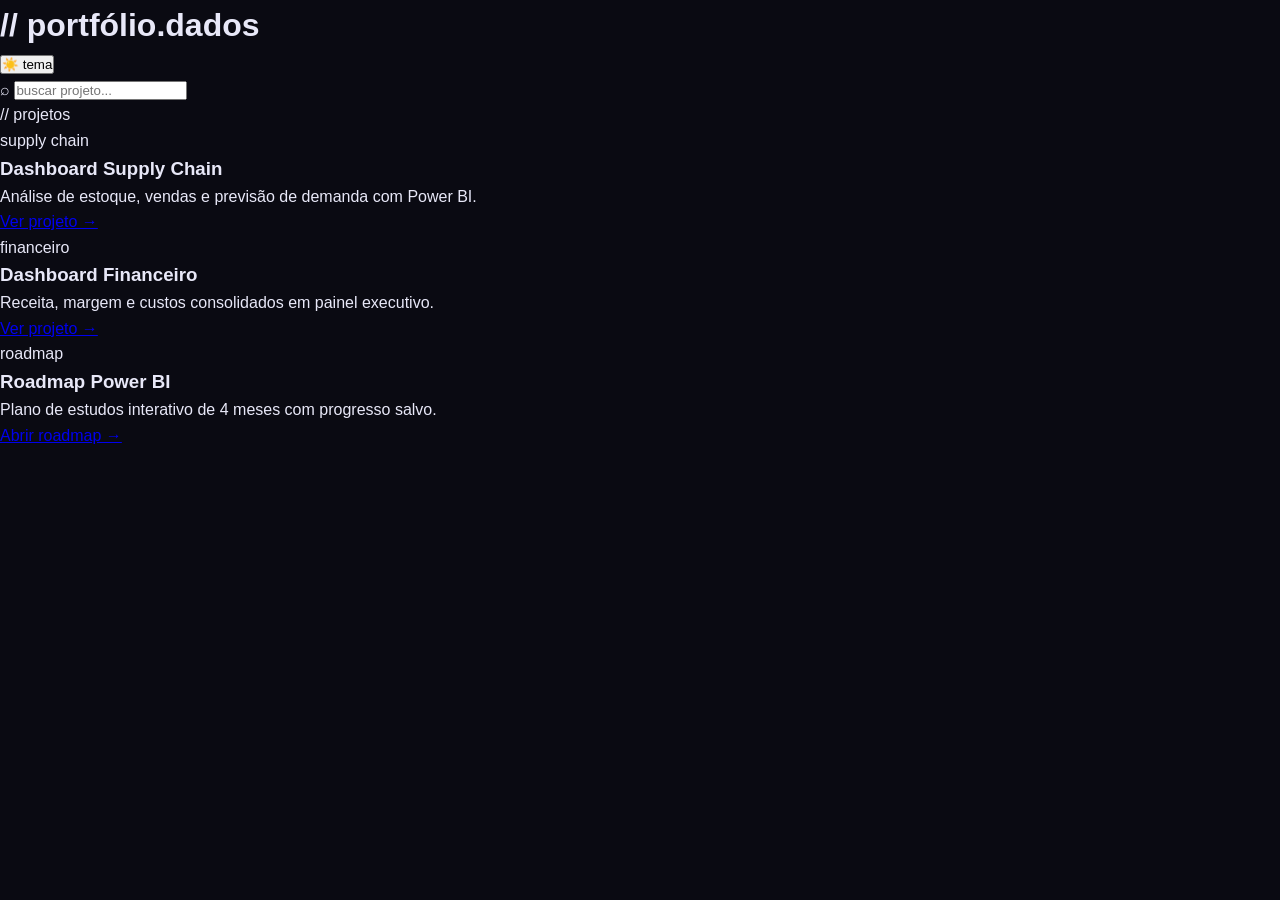
<file: INDEX.html>
<!DOCTYPE html>
<html lang="pt-br">
<head>
  <meta charset="UTF-8">
  <meta name="viewport" content="width=device-width, initial-scale=1.0">
  <title>Portfólio de Dados</title>
  <link rel="stylesheet" href="style.css">
</head>
<body>

<header>
  <h1>// <span>portfólio</span>.dados</h1>
  <div class="header-right">
    <button class="btn" onclick="toggleTheme()" id="theme-btn">☀️ tema</button>
  </div>
</header>

<div class="search-wrap">
  <span class="search-icon">⌕</span>
  <input
    type="text"
    id="search"
    placeholder="buscar projeto..."
    onkeyup="filterCards()"
    autocomplete="off"
  >
</div>

<p class="section-label">// projetos</p>

<div class="grid" id="grid">

  <div class="card">
    <span class="card-tag">supply chain</span>
    <h3>Dashboard Supply Chain</h3>
    <p>Análise de estoque, vendas e previsão de demanda com Power BI.</p>
    <a href="#">Ver projeto →</a>
  </div>

  <div class="card">
    <span class="card-tag">financeiro</span>
    <h3>Dashboard Financeiro</h3>
    <p>Receita, margem e custos consolidados em painel executivo.</p>
    <a href="#">Ver projeto →</a>
  </div>

  <div class="card">
    <span class="card-tag">roadmap</span>
    <h3>Roadmap Power BI</h3>
    <p>Plano de estudos interativo de 4 meses com progresso salvo.</p>
    <a href="roadmap.html">Abrir roadmap →</a>
  </div>

</div>

<script src="script.js"></script>
<script>
  // Apply saved theme immediately
  if (localStorage.getItem('theme') === 'light') {
    document.body.classList.add('light');
    document.getElementById('theme-btn').textContent = '🌙 tema';
  }
</script>
</body>
</html>
</file>
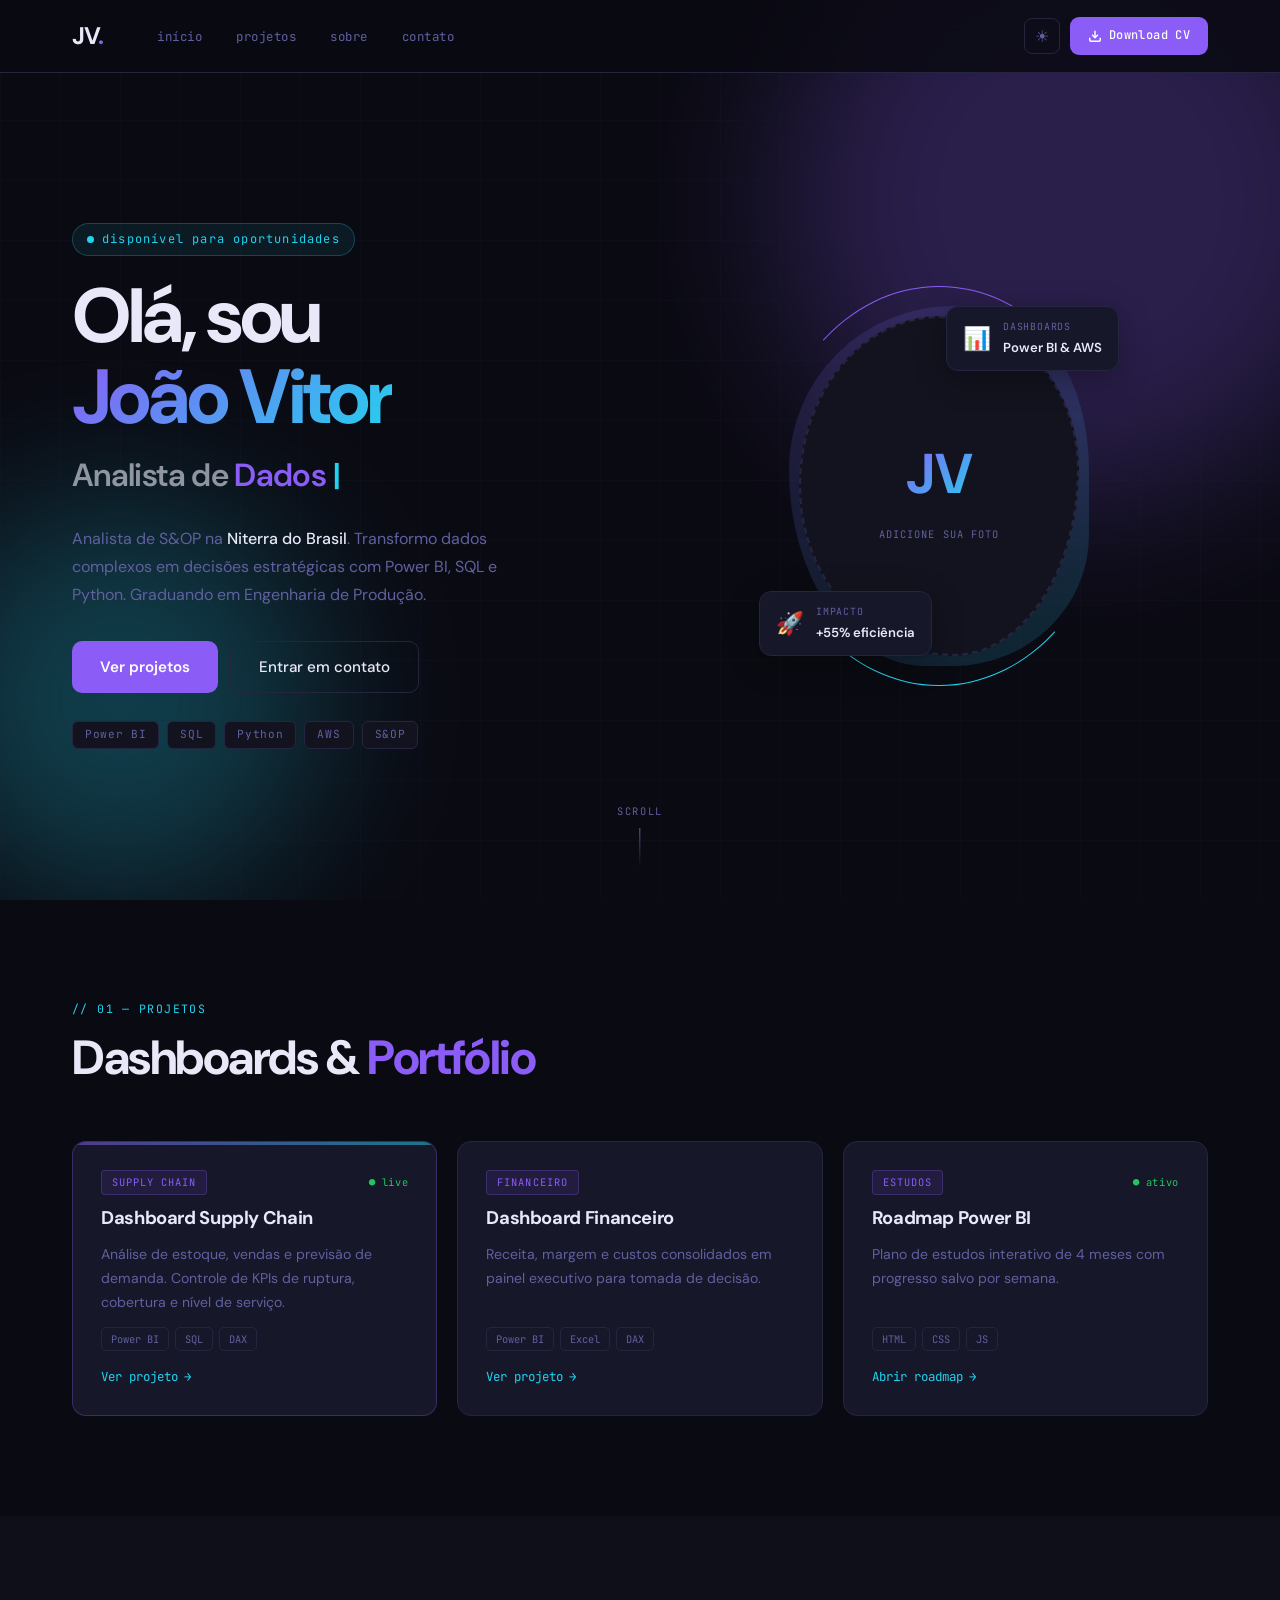
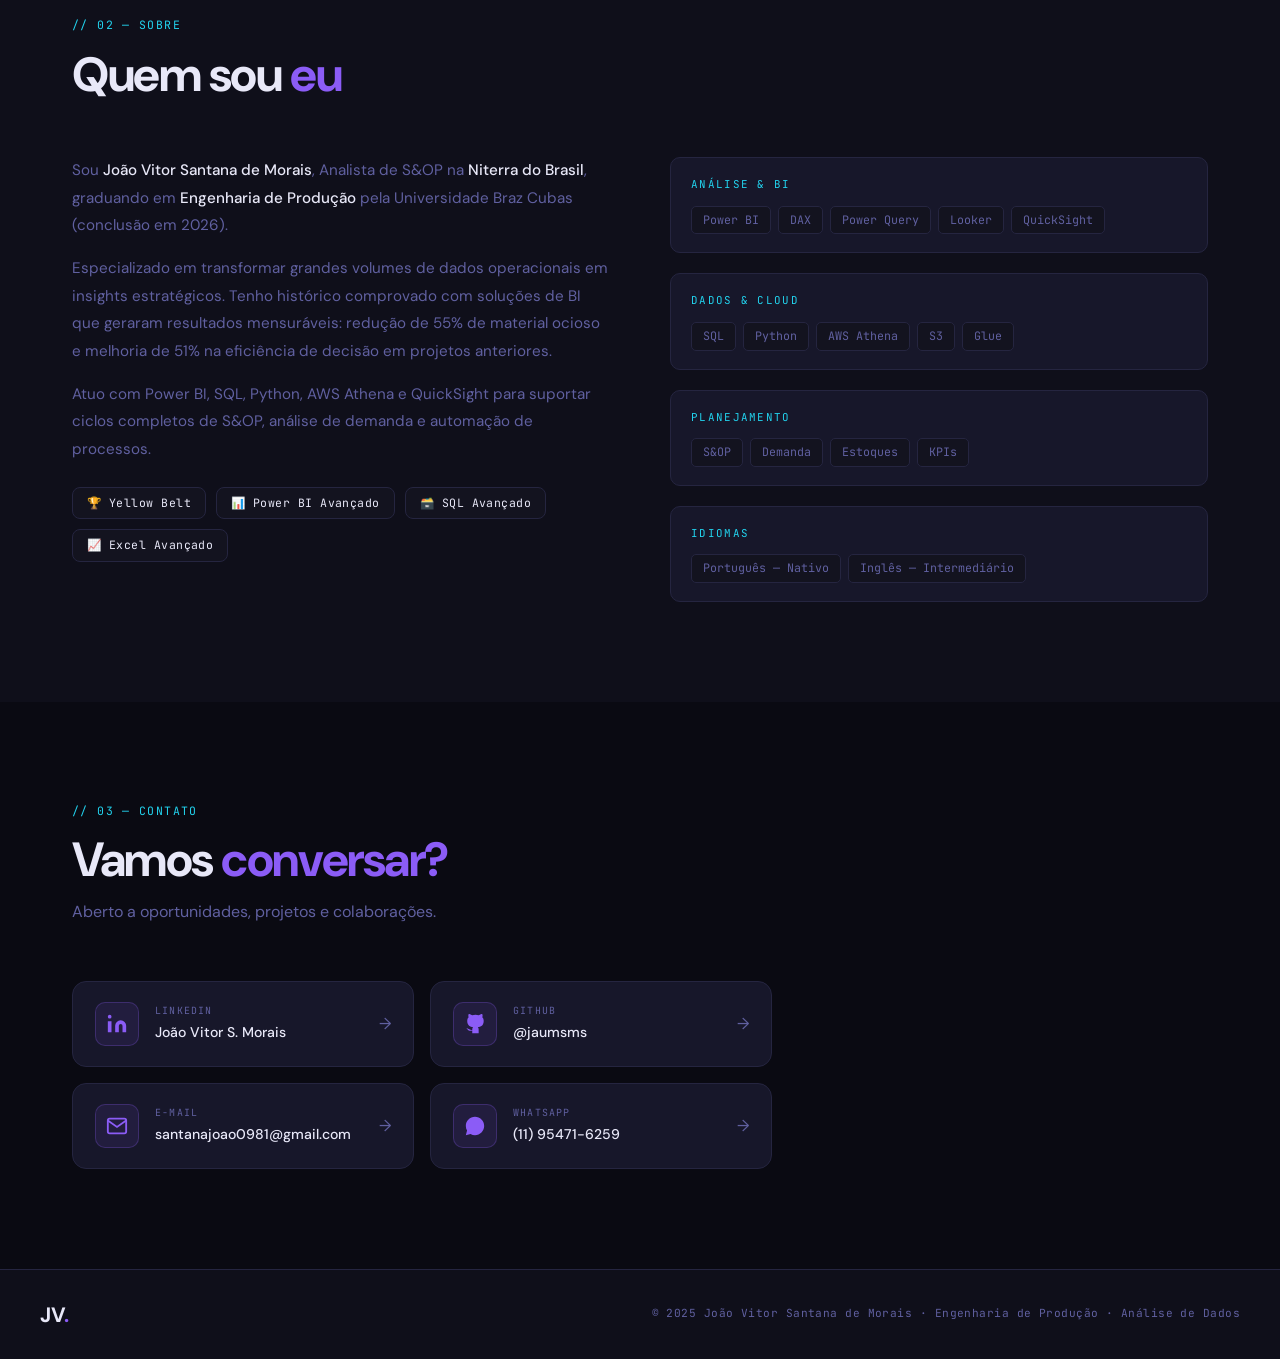
<file: index.html>
<!DOCTYPE html>
<html lang="pt-br">
<head>
  <meta charset="UTF-8">
  <meta name="viewport" content="width=device-width, initial-scale=1.0">
  <title>João Vitor — Analista de Dados & BI</title>
  <link rel="preconnect" href="https://fonts.googleapis.com">
  <link rel="preconnect" href="https://fonts.gstatic.com" crossorigin>
  <link href="https://fonts.googleapis.com/css2?family=Syne:wght@400;600;700;800&family=DM+Sans:ital,opsz,wght@0,9..40,300;0,9..40,400;0,9..40,500&family=JetBrains+Mono:wght@400;500&display=swap" rel="stylesheet">
  <link rel="stylesheet" href="style.css">
</head>
<body>

<!-- ── NAV ── -->
<nav class="navbar" id="navbar">
  <div class="nav-inner">
    <a href="#home" class="nav-logo">JV<span>.</span></a>
    <ul class="nav-links">
      <li><a href="#home">início</a></li>
      <li><a href="#projetos">projetos</a></li>
      <li><a href="#sobre">sobre</a></li>
      <li><a href="#contato">contato</a></li>
    </ul>
    <div class="nav-actions">
      <button class="btn-theme" onclick="toggleTheme()" id="theme-btn" title="Alternar tema">
        <span id="theme-icon">☀</span>
      </button>
      <a href="CV_JoaoVitor_PT_final.docx" download class="btn-cv">
        <svg width="14" height="14" viewBox="0 0 24 24" fill="none" stroke="currentColor" stroke-width="2.5"><path d="M21 15v4a2 2 0 0 1-2 2H5a2 2 0 0 1-2-2v-4"/><polyline points="7 10 12 15 17 10"/><line x1="12" y1="15" x2="12" y2="3"/></svg>
        Download CV
      </a>
    </div>
    <button class="nav-hamburger" onclick="toggleMenu()" id="hamburger">
      <span></span><span></span><span></span>
    </button>
  </div>
  <div class="nav-mobile" id="nav-mobile">
    <a href="#home" onclick="closeMenu()">início</a>
    <a href="#projetos" onclick="closeMenu()">projetos</a>
    <a href="#sobre" onclick="closeMenu()">sobre</a>
    <a href="#contato" onclick="closeMenu()">contato</a>
    <a href="CV_JoaoVitor_PT_final.docx" download class="btn-cv mobile">↓ Download CV</a>
  </div>
</nav>

<!-- ── HERO ── -->
<section class="hero" id="home">
  <div class="hero-bg">
    <div class="blob blob-1"></div>
    <div class="blob blob-2"></div>
    <div class="hero-grid"></div>
  </div>

  <div class="hero-inner">
    <div class="hero-text">
      <span class="hero-eyebrow">
        <span class="dot"></span> disponível para oportunidades
      </span>
      <h1 class="hero-title">
        Olá, sou<br>
        <span class="hero-name">João Vitor</span>
      </h1>
      <div class="hero-role">
        <span class="role-static">Analista de </span>
        <span class="role-typed" id="typed"></span>
        <span class="cursor-blink">|</span>
      </div>
      <p class="hero-desc">
        Analista de S&OP na <strong>Niterra do Brasil</strong>. Transformo dados complexos em
        decisões estratégicas com Power BI, SQL e Python.
        Graduando em Engenharia de Produção.
      </p>
      <div class="hero-btns">
        <a href="#projetos" class="btn-primary">Ver projetos</a>
        <a href="#contato" class="btn-outline">Entrar em contato</a>
      </div>
      <div class="hero-badges">
        <span class="badge">Power BI</span>
        <span class="badge">SQL</span>
        <span class="badge">Python</span>
        <span class="badge">AWS</span>
        <span class="badge">S&OP</span>
      </div>
    </div>

    <div class="hero-visual">
      <div class="photo-wrap">
        <div class="photo-blob"></div>
        <div class="photo-placeholder">
          <div class="avatar-initials">JV</div>
          <p>Adicione sua foto</p>
        </div>
        <div class="photo-ring"></div>
        <div class="float-card card-top">
          <span class="fc-icon">📊</span>
          <div>
            <div class="fc-label">Dashboards</div>
            <div class="fc-value">Power BI & AWS</div>
          </div>
        </div>
        <div class="float-card card-bot">
          <span class="fc-icon">🚀</span>
          <div>
            <div class="fc-label">Impacto</div>
            <div class="fc-value">+55% eficiência</div>
          </div>
        </div>
      </div>
    </div>
  </div>

  <div class="hero-scroll">
    <span>scroll</span>
    <div class="scroll-line"></div>
  </div>
</section>

<!-- ── PROJETOS ── -->
<section class="section" id="projetos">
  <div class="section-inner">
    <div class="section-head">
      <span class="section-tag">// 01 — projetos</span>
      <h2 class="section-title">Dashboards & <span>Portfólio</span></h2>
    </div>

    <div class="projects-grid">

      <article class="project-card featured">
        <div class="project-top">
          <span class="project-tag">supply chain</span>
          <span class="project-status live">● live</span>
        </div>
        <h3>Dashboard Supply Chain</h3>
        <p>Análise de estoque, vendas e previsão de demanda. Controle de KPIs de ruptura, cobertura e nível de serviço.</p>
        <div class="project-stack">
          <span>Power BI</span><span>SQL</span><span>DAX</span>
        </div>
        <a href="#" class="project-link">Ver projeto <span>→</span></a>
      </article>

      <article class="project-card">
        <div class="project-top">
          <span class="project-tag">financeiro</span>
        </div>
        <h3>Dashboard Financeiro</h3>
        <p>Receita, margem e custos consolidados em painel executivo para tomada de decisão.</p>
        <div class="project-stack">
          <span>Power BI</span><span>Excel</span><span>DAX</span>
        </div>
        <a href="#" class="project-link">Ver projeto <span>→</span></a>
      </article>

      <article class="project-card">
        <div class="project-top">
          <span class="project-tag">estudos</span>
          <span class="project-status live">● ativo</span>
        </div>
        <h3>Roadmap Power BI</h3>
        <p>Plano de estudos interativo de 4 meses com progresso salvo por semana.</p>
        <div class="project-stack">
          <span>HTML</span><span>CSS</span><span>JS</span>
        </div>
        <a href="roadmap.html" class="project-link">Abrir roadmap <span>→</span></a>
      </article>

    </div>
  </div>
</section>

<!-- ── SOBRE ── -->
<section class="section section-alt" id="sobre">
  <div class="section-inner">
    <div class="section-head">
      <span class="section-tag">// 02 — sobre</span>
      <h2 class="section-title">Quem sou <span>eu</span></h2>
    </div>

    <div class="about-grid">
      <div class="about-text">
        <p>
          Sou <strong>João Vitor Santana de Morais</strong>, Analista de S&OP na
          <strong>Niterra do Brasil</strong>, graduando em <strong>Engenharia de Produção</strong>
          pela Universidade Braz Cubas (conclusão em 2026).
        </p>
        <p>
          Especializado em transformar grandes volumes de dados operacionais em insights
          estratégicos. Tenho histórico comprovado com soluções de BI que geraram resultados
          mensuráveis: redução de 55% de material ocioso e melhoria de 51% na eficiência
          de decisão em projetos anteriores.
        </p>
        <p>
          Atuo com Power BI, SQL, Python, AWS Athena e QuickSight para suportar ciclos
          completos de S&OP, análise de demanda e automação de processos.
        </p>
        <div class="about-certs">
          <span class="cert">🏆 Yellow Belt</span>
          <span class="cert">📊 Power BI Avançado</span>
          <span class="cert">🗃️ SQL Avançado</span>
          <span class="cert">📈 Excel Avançado</span>
        </div>
      </div>

      <div class="skills-grid">
        <div class="skill-group">
          <div class="sg-label">Análise & BI</div>
          <div class="sg-items">
            <span>Power BI</span><span>DAX</span><span>Power Query</span>
            <span>Looker</span><span>QuickSight</span>
          </div>
        </div>
        <div class="skill-group">
          <div class="sg-label">Dados & Cloud</div>
          <div class="sg-items">
            <span>SQL</span><span>Python</span><span>AWS Athena</span>
            <span>S3</span><span>Glue</span>
          </div>
        </div>
        <div class="skill-group">
          <div class="sg-label">Planejamento</div>
          <div class="sg-items">
            <span>S&OP</span><span>Demanda</span><span>Estoques</span>
            <span>KPIs</span>
          </div>
        </div>
        <div class="skill-group">
          <div class="sg-label">Idiomas</div>
          <div class="sg-items">
            <span>Português — Nativo</span>
            <span>Inglês — Intermediário</span>
          </div>
        </div>
      </div>
    </div>
  </div>
</section>

<!-- ── CONTATO ── -->
<section class="section" id="contato">
  <div class="section-inner">
    <div class="section-head">
      <span class="section-tag">// 03 — contato</span>
      <h2 class="section-title">Vamos <span>conversar?</span></h2>
      <p class="section-sub">Aberto a oportunidades, projetos e colaborações.</p>
    </div>

    <div class="contact-grid">
      <a href="https://www.linkedin.com/in/jo%C3%A3o-vitor-santana-de-morais-834a75227" target="_blank" class="contact-card">
        <div class="cc-icon">
          <svg viewBox="0 0 24 24" fill="currentColor" width="22" height="22"><path d="M16 8a6 6 0 0 1 6 6v7h-4v-7a2 2 0 0 0-2-2 2 2 0 0 0-2 2v7h-4v-7a6 6 0 0 1 6-6z"/><rect x="2" y="9" width="4" height="12"/><circle cx="4" cy="4" r="2"/></svg>
        </div>
        <div class="cc-body">
          <div class="cc-label">LinkedIn</div>
          <div class="cc-value">João Vitor S. Morais</div>
        </div>
        <span class="cc-arrow">→</span>
      </a>

      <a href="https://github.com/jaumsms" target="_blank" class="contact-card">
        <div class="cc-icon">
          <svg viewBox="0 0 24 24" fill="currentColor" width="22" height="22"><path d="M9 19c-5 1.5-5-2.5-7-3m14 6v-3.87a3.37 3.37 0 0 0-.94-2.61c3.14-.35 6.44-1.54 6.44-7A5.44 5.44 0 0 0 20 4.77 5.07 5.07 0 0 0 19.91 1S18.73.65 16 2.48a13.38 13.38 0 0 0-7 0C6.27.65 5.09 1 5.09 1A5.07 5.07 0 0 0 5 4.77a5.44 5.44 0 0 0-1.5 3.78c0 5.42 3.3 6.61 6.44 7A3.37 3.37 0 0 0 9 18.13V22"/></svg>
        </div>
        <div class="cc-body">
          <div class="cc-label">GitHub</div>
          <div class="cc-value">@jaumsms</div>
        </div>
        <span class="cc-arrow">→</span>
      </a>

      <a href="mailto:santanajoao0981@gmail.com" class="contact-card">
        <div class="cc-icon">
          <svg viewBox="0 0 24 24" fill="none" stroke="currentColor" stroke-width="2" width="22" height="22"><path d="M4 4h16c1.1 0 2 .9 2 2v12c0 1.1-.9 2-2 2H4c-1.1 0-2-.9-2-2V6c0-1.1.9-2 2-2z"/><polyline points="22,6 12,13 2,6"/></svg>
        </div>
        <div class="cc-body">
          <div class="cc-label">E-mail</div>
          <div class="cc-value">santanajoao0981@gmail.com</div>
        </div>
        <span class="cc-arrow">→</span>
      </a>

      <a href="https://wa.me/5511954716259" target="_blank" class="contact-card">
        <div class="cc-icon">
          <svg viewBox="0 0 24 24" fill="currentColor" width="22" height="22"><path d="M17.472 14.382c-.297-.149-1.758-.867-2.03-.967-.273-.099-.471-.148-.67.15-.197.297-.767.966-.94 1.164-.173.199-.347.223-.644.075-.297-.15-1.255-.463-2.39-1.475-.883-.788-1.48-1.761-1.653-2.059-.173-.297-.018-.458.13-.606.134-.133.298-.347.446-.52.149-.174.198-.298.298-.497.099-.198.05-.371-.025-.52-.075-.149-.669-1.612-.916-2.207-.242-.579-.487-.5-.669-.51-.173-.008-.371-.01-.57-.01-.198 0-.52.074-.792.372-.272.297-1.04 1.016-1.04 2.479 0 1.462 1.065 2.875 1.213 3.074.149.198 2.096 3.2 5.077 4.487.709.306 1.262.489 1.694.625.712.227 1.36.195 1.871.118.571-.085 1.758-.719 2.006-1.413.248-.694.248-1.289.173-1.413-.074-.124-.272-.198-.57-.347z"/><path d="M11.999 2C6.478 2 2 6.477 2 12c0 1.821.487 3.53 1.338 5L2 22l5.108-1.335A9.946 9.946 0 0 0 12 22c5.522 0 10-4.477 10-10S17.522 2 11.999 2z"/></svg>
        </div>
        <div class="cc-body">
          <div class="cc-label">WhatsApp</div>
          <div class="cc-value">(11) 95471-6259</div>
        </div>
        <span class="cc-arrow">→</span>
      </a>
    </div>
  </div>
</section>

<!-- ── FOOTER ── -->
<footer class="footer">
  <div class="footer-inner">
    <span class="footer-logo">JV<span>.</span></span>
    <p>© 2025 João Vitor Santana de Morais · Engenharia de Produção · Análise de Dados</p>
  </div>
</footer>

<script src="script.js"></script>
</body>
</html>
</file>
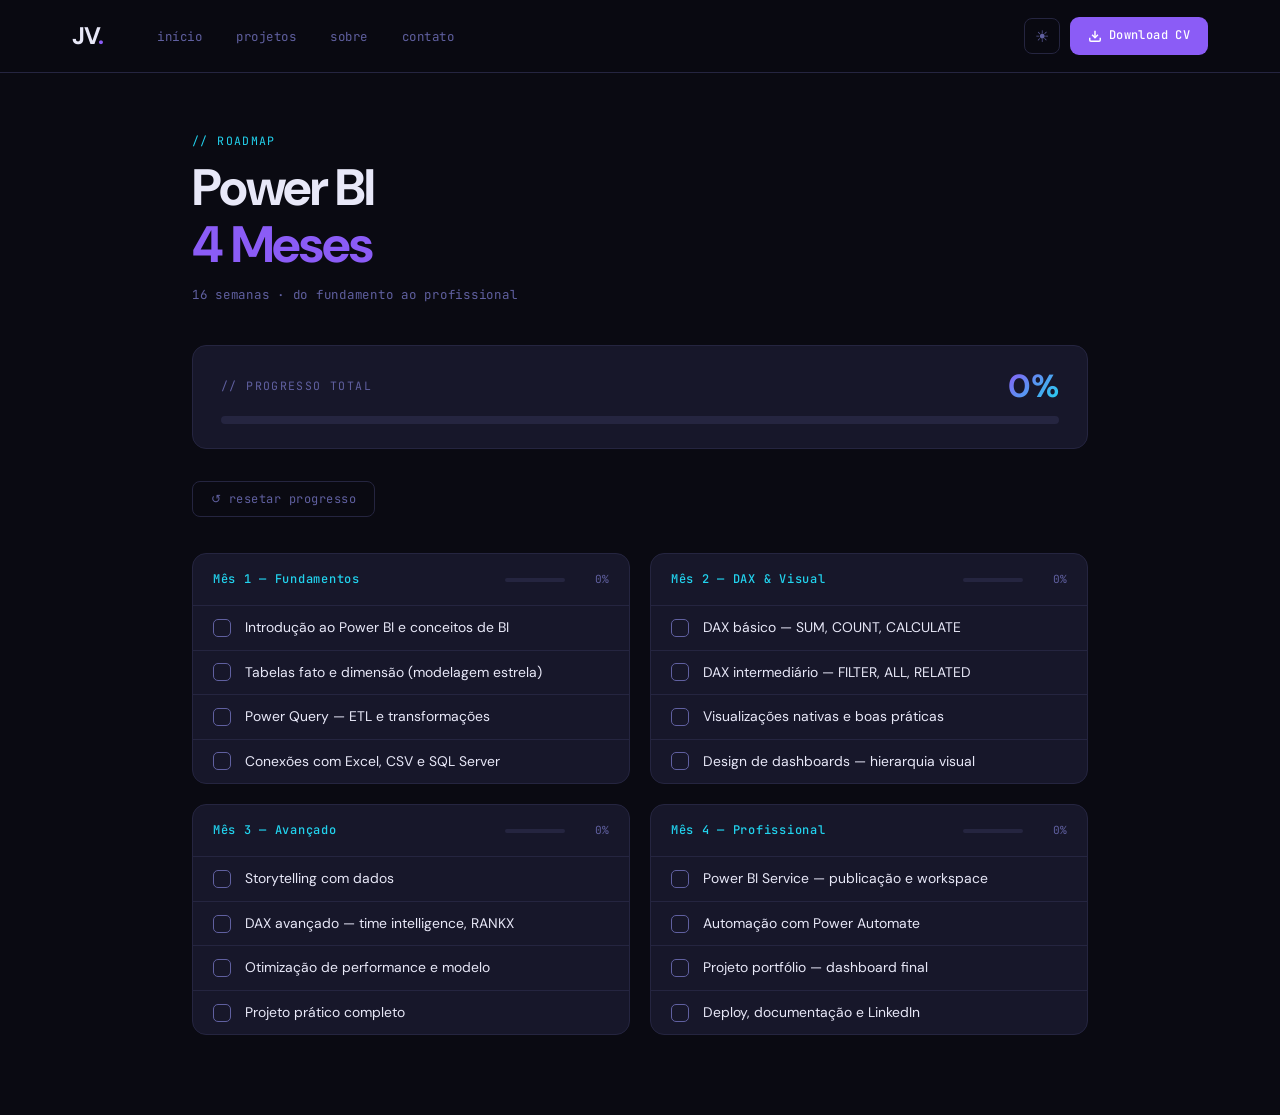
<file: roadmap.html>
<!DOCTYPE html>
<html lang="pt-br">
<head>
  <meta charset="UTF-8">
  <meta name="viewport" content="width=device-width, initial-scale=1.0">
  <title>Roadmap Power BI — João Vitor</title>
  <link rel="preconnect" href="https://fonts.googleapis.com">
  <link rel="preconnect" href="https://fonts.gstatic.com" crossorigin>
  <link href="https://fonts.googleapis.com/css2?family=Syne:wght@400;600;700;800&family=DM+Sans:opsz,wght@9..40,300;9..40,400;9..40,500&family=JetBrains+Mono:wght@400;500&display=swap" rel="stylesheet">
  <link rel="stylesheet" href="style.css">
  <style>
    /* Roadmap-specific */
    .roadmap-wrap {
      max-width: 960px;
      margin: 0 auto;
      padding: calc(var(--nav-h) + 60px) 32px 80px;
    }

    .roadmap-top {
      margin-bottom: 40px;
    }

    .roadmap-top .section-tag { margin-bottom: 10px; }

    .roadmap-top h1 {
      font-family: var(--display);
      font-size: clamp(2rem, 5vw, 3.2rem);
      font-weight: 700;
      letter-spacing: -0.03em;
      line-height: 1.1;
      margin-bottom: 12px;
    }

    .roadmap-top h1 span { color: var(--purple); }

    .roadmap-top p {
      color: var(--muted);
      font-family: var(--mono);
      font-size: 0.78rem;
      letter-spacing: 0.06em;
    }

    /* Global progress */
    .global-prog {
      background: var(--card);
      border: 1px solid var(--border);
      border-radius: var(--radius);
      padding: 24px 28px;
      margin-bottom: 32px;
    }

    .gp-row {
      display: flex;
      justify-content: space-between;
      align-items: center;
      margin-bottom: 14px;
    }

    .gp-label {
      font-family: var(--mono);
      font-size: 0.72rem;
      letter-spacing: 0.12em;
      text-transform: uppercase;
      color: var(--muted);
    }

    .gp-pct {
      font-family: var(--display);
      font-size: 2rem;
      font-weight: 700;
      background: linear-gradient(135deg, var(--purple), var(--cyan));
      -webkit-background-clip: text;
      -webkit-text-fill-color: transparent;
      background-clip: text;
      line-height: 1;
    }

    .bar-track {
      height: 8px;
      background: var(--border);
      border-radius: 99px;
      overflow: hidden;
    }

    .bar-fill {
      height: 100%;
      background: linear-gradient(90deg, var(--purple), var(--cyan));
      border-radius: 99px;
      width: 0%;
      transition: width 0.6s cubic-bezier(0.4,0,0.2,1);
      box-shadow: 0 0 12px rgba(139, 92, 246, 0.5);
    }

    /* Controls */
    .roadmap-controls {
      display: flex;
      gap: 10px;
      margin-bottom: 36px;
    }

    .btn-reset {
      display: inline-flex;
      align-items: center;
      gap: 7px;
      padding: 9px 18px;
      border: 1px solid var(--border);
      border-radius: 8px;
      background: transparent;
      color: var(--muted);
      font-family: var(--mono);
      font-size: 0.75rem;
      cursor: pointer;
      letter-spacing: 0.04em;
      transition: all 0.2s;
    }
    .btn-reset:hover { border-color: #ef4444; color: #ef4444; }

    /* Months grid */
    .months-grid {
      display: grid;
      grid-template-columns: repeat(2, 1fr);
      gap: 20px;
    }

    .month-card {
      background: var(--card);
      border: 1px solid var(--border);
      border-radius: var(--radius);
      overflow: hidden;
      transition: border-color 0.25s;
    }

    .month-card.complete { border-color: #22c55e; }

    .month-head {
      padding: 16px 20px;
      border-bottom: 1px solid var(--border);
      display: flex;
      align-items: center;
      gap: 12px;
    }

    .month-title {
      font-family: var(--mono);
      font-size: 0.75rem;
      font-weight: 500;
      color: var(--cyan);
      letter-spacing: 0.06em;
      flex: 1;
    }

    .month-mini-bar {
      width: 60px;
      height: 4px;
      background: var(--border);
      border-radius: 99px;
      overflow: hidden;
      flex-shrink: 0;
    }
    .month-mini-fill {
      height: 100%;
      background: linear-gradient(90deg, var(--purple), var(--cyan));
      border-radius: 99px;
      transition: width 0.4s ease;
    }

    .month-pct {
      font-family: var(--mono);
      font-size: 0.7rem;
      color: var(--muted);
      min-width: 32px;
      text-align: right;
    }

    /* Week items */
    .week-item {
      display: flex;
      align-items: center;
      gap: 14px;
      padding: 12px 20px;
      border-bottom: 1px solid var(--border);
      cursor: pointer;
      transition: background 0.15s;
    }
    .week-item:last-child { border-bottom: none; }
    .week-item:hover { background: rgba(139, 92, 246, 0.04); }

    .week-item input[type="checkbox"] { display: none; }

    .check-box {
      width: 18px; height: 18px;
      border: 1.5px solid var(--muted);
      border-radius: 5px;
      flex-shrink: 0;
      display: flex;
      align-items: center;
      justify-content: center;
      transition: all 0.2s;
      font-size: 11px;
    }
    .week-item input:checked ~ .check-box {
      background: var(--purple);
      border-color: var(--purple);
    }
    .week-item input:checked ~ .check-box::after {
      content: '✓';
      color: #fff;
      font-weight: 700;
    }

    .week-label {
      font-size: 0.87rem;
      color: var(--text);
      transition: all 0.2s;
      line-height: 1.4;
    }
    .week-item input:checked ~ .week-label {
      text-decoration: line-through;
      color: var(--muted);
    }

    @media (max-width: 700px) {
      .roadmap-wrap { padding: calc(var(--nav-h) + 32px) 20px 60px; }
      .months-grid { grid-template-columns: 1fr; }
    }
  </style>
</head>
<body>

<!-- NAV -->
<nav class="navbar" id="navbar">
  <div class="nav-inner">
    <a href="index.html" class="nav-logo">JV<span>.</span></a>
    <ul class="nav-links">
      <li><a href="index.html">início</a></li>
      <li><a href="index.html#projetos">projetos</a></li>
      <li><a href="index.html#sobre">sobre</a></li>
      <li><a href="index.html#contato">contato</a></li>
    </ul>
    <div class="nav-actions">
      <button class="btn-theme" onclick="toggleTheme()" id="theme-btn" title="Alternar tema">
        <span id="theme-icon">☀</span>
      </button>
      <a href="CV_JoaoVitor_PT_final.docx" download class="btn-cv">
        <svg width="14" height="14" viewBox="0 0 24 24" fill="none" stroke="currentColor" stroke-width="2.5"><path d="M21 15v4a2 2 0 0 1-2 2H5a2 2 0 0 1-2-2v-4"/><polyline points="7 10 12 15 17 10"/><line x1="12" y1="15" x2="12" y2="3"/></svg>
        Download CV
      </a>
    </div>
    <button class="nav-hamburger" onclick="toggleMenu()" id="hamburger">
      <span></span><span></span><span></span>
    </button>
  </div>
  <div class="nav-mobile" id="nav-mobile">
    <a href="index.html" onclick="closeMenu()">início</a>
    <a href="index.html#projetos" onclick="closeMenu()">projetos</a>
    <a href="index.html#sobre" onclick="closeMenu()">sobre</a>
    <a href="index.html#contato" onclick="closeMenu()">contato</a>
    <a href="CV_JoaoVitor_PT_final.docx" download class="btn-cv mobile">↓ Download CV</a>
  </div>
</nav>

<div class="roadmap-wrap">

  <div class="roadmap-top">
    <span class="section-tag">// roadmap</span>
    <h1>Power BI<br><span>4 Meses</span></h1>
    <p>16 semanas · do fundamento ao profissional</p>
  </div>

  <div class="global-prog">
    <div class="gp-row">
      <span class="gp-label">// progresso total</span>
      <span class="gp-pct" id="pct-text">0%</span>
    </div>
    <div class="bar-track">
      <div class="bar-fill" id="bar-fill"></div>
    </div>
  </div>

  <div class="roadmap-controls">
    <button class="btn-reset" onclick="resetProgress()">↺ resetar progresso</button>
  </div>

  <div class="months-grid" id="months-grid"></div>

</div>

<script src="script.js"></script>
<script>
  const data = [
    {
      month: "Mês 1 — Fundamentos",
      weeks: [
        "Introdução ao Power BI e conceitos de BI",
        "Tabelas fato e dimensão (modelagem estrela)",
        "Power Query — ETL e transformações",
        "Conexões com Excel, CSV e SQL Server"
      ]
    },
    {
      month: "Mês 2 — DAX & Visual",
      weeks: [
        "DAX básico — SUM, COUNT, CALCULATE",
        "DAX intermediário — FILTER, ALL, RELATED",
        "Visualizações nativas e boas práticas",
        "Design de dashboards — hierarquia visual"
      ]
    },
    {
      month: "Mês 3 — Avançado",
      weeks: [
        "Storytelling com dados",
        "DAX avançado — time intelligence, RANKX",
        "Otimização de performance e modelo",
        "Projeto prático completo"
      ]
    },
    {
      month: "Mês 4 — Profissional",
      weeks: [
        "Power BI Service — publicação e workspace",
        "Automação com Power Automate",
        "Projeto portfólio — dashboard final",
        "Deploy, documentação e LinkedIn"
      ]
    }
  ];

  const grid = document.getElementById('months-grid');

  data.forEach((m, mi) => {
    const card = document.createElement('div');
    card.className = 'month-card';
    card.id = `month-${mi}`;

    card.innerHTML = `
      <div class="month-head">
        <span class="month-title">${m.month}</span>
        <div class="month-mini-bar">
          <div class="month-mini-fill" id="mini-fill-${mi}" style="width:0%"></div>
        </div>
        <span class="month-pct" id="month-pct-${mi}">0%</span>
      </div>
      <div id="week-list-${mi}"></div>
    `;

    const weekList = card.querySelector(`#week-list-${mi}`);

    m.weeks.forEach((w, wi) => {
      const id = `chk-${mi}-${wi}`;
      const saved = localStorage.getItem(id) === 'true';

      const item = document.createElement('label');
      item.className = 'week-item';
      item.htmlFor = id;
      item.innerHTML = `
        <input type="checkbox" id="${id}" ${saved ? 'checked' : ''}>
        <div class="check-box"></div>
        <span class="week-label">${w}</span>
      `;

      item.querySelector('input').addEventListener('change', e => {
        localStorage.setItem(id, e.target.checked);
        updateProgress();
      });

      weekList.appendChild(item);
    });

    grid.appendChild(card);
  });

  function updateProgress() {
    let totalDone = 0, totalAll = 0;

    data.forEach((m, mi) => {
      let monthDone = 0;
      m.weeks.forEach((_, wi) => {
        const cb = document.getElementById(`chk-${mi}-${wi}`);
        if (cb?.checked) { monthDone++; totalDone++; }
        totalAll++;
      });

      const pct = Math.round((monthDone / m.weeks.length) * 100);
      const miniBar = document.getElementById(`mini-fill-${mi}`);
      const monthPct = document.getElementById(`month-pct-${mi}`);
      const card = document.getElementById(`month-${mi}`);

      if (miniBar) miniBar.style.width = pct + '%';
      if (monthPct) monthPct.textContent = pct + '%';
      if (card) card.classList.toggle('complete', pct === 100);
    });

    const globalPct = Math.round((totalDone / totalAll) * 100);
    document.getElementById('bar-fill').style.width = globalPct + '%';
    document.getElementById('pct-text').textContent = globalPct + '%';
  }

  function resetProgress() {
    if (!confirm('Resetar todo o progresso?')) return;
    data.forEach((m, mi) => m.weeks.forEach((_, wi) => localStorage.removeItem(`chk-${mi}-${wi}`)));
    location.reload();
  }

  updateProgress();
</script>
</body>
</html>
</file>
<file: style.css>
/* ── Variables ── */
:root {
  --bg:        #0a0a12;
  --bg2:       #0f0f1a;
  --surface:   #13131f;
  --card:      #17172a;
  --border:    #252540;
  --text:      #e8e8f8;
  --muted:     #6060a0;
  --purple:    #8b5cf6;
  --purple-d:  #6d28d9;
  --cyan:      #22d3ee;
  --cyan-glow: rgba(34, 211, 238, 0.15);
  --purple-glow: rgba(139, 92, 246, 0.2);
  --mono:      'JetBrains Mono', monospace;
  --display:   'Clash Display', 'DM Sans', sans-serif;
  --body:      'DM Sans', sans-serif;
  --radius:    14px;
  --nav-h:     72px;
  --ease:      cubic-bezier(0.4, 0, 0.2, 1);
}

body.light {
  --bg:       #f4f4ff;
  --bg2:      #ebebfa;
  --surface:  #ffffff;
  --card:     #ffffff;
  --border:   #d4d4ee;
  --text:     #0d0d1a;
  --muted:    #7070a0;
  --purple-glow: rgba(139, 92, 246, 0.1);
  --cyan-glow: rgba(34, 211, 238, 0.08);
}

/* ── Reset ── */
*, *::before, *::after { box-sizing: border-box; margin: 0; padding: 0; }
html { scroll-behavior: smooth; }

body {
  background: var(--bg);
  color: var(--text);
  font-family: var(--body);
  font-size: 16px;
  line-height: 1.6;
  transition: background 0.3s var(--ease), color 0.3s var(--ease);
  overflow-x: hidden;
}

/* ── NAV ── */
.navbar {
  position: fixed;
  top: 0; left: 0; right: 0;
  z-index: 100;
  background: rgba(10, 10, 18, 0.85);
  backdrop-filter: blur(16px);
  -webkit-backdrop-filter: blur(16px);
  border-bottom: 1px solid var(--border);
  transition: background 0.3s;
}

body.light .navbar {
  background: rgba(244, 244, 255, 0.88);
}

.nav-inner {
  max-width: 1200px;
  margin: 0 auto;
  height: var(--nav-h);
  padding: 0 32px;
  display: flex;
  align-items: center;
  gap: 40px;
}

.nav-logo {
  font-family: var(--display);
  font-size: 1.5rem;
  font-weight: 700;
  color: var(--text);
  text-decoration: none;
  letter-spacing: -0.04em;
  flex-shrink: 0;
}
.nav-logo span { color: var(--purple); }

.nav-links {
  display: flex;
  list-style: none;
  gap: 6px;
  flex: 1;
}

.nav-links a {
  font-family: var(--mono);
  font-size: 0.78rem;
  color: var(--muted);
  text-decoration: none;
  padding: 6px 14px;
  border-radius: 8px;
  transition: all 0.2s;
  letter-spacing: 0.04em;
}

.nav-links a:hover {
  color: var(--text);
  background: var(--border);
}

.nav-actions {
  display: flex;
  align-items: center;
  gap: 10px;
  flex-shrink: 0;
}

.btn-theme {
  width: 36px; height: 36px;
  border-radius: 8px;
  border: 1px solid var(--border);
  background: transparent;
  color: var(--muted);
  cursor: pointer;
  font-size: 1rem;
  display: flex; align-items: center; justify-content: center;
  transition: all 0.2s;
}
.btn-theme:hover { border-color: var(--cyan); color: var(--cyan); }

.btn-cv {
  display: inline-flex;
  align-items: center;
  gap: 7px;
  padding: 9px 18px;
  background: var(--purple);
  color: #fff;
  text-decoration: none;
  border-radius: 9px;
  font-family: var(--mono);
  font-size: 0.75rem;
  font-weight: 500;
  letter-spacing: 0.03em;
  transition: all 0.2s;
  border: none;
  cursor: pointer;
}
.btn-cv:hover {
  background: var(--purple-d);
  box-shadow: 0 4px 20px var(--purple-glow);
  transform: translateY(-1px);
}

.nav-hamburger {
  display: none;
  flex-direction: column;
  gap: 5px;
  background: none;
  border: none;
  cursor: pointer;
  padding: 6px;
  margin-left: auto;
}
.nav-hamburger span {
  display: block;
  width: 22px; height: 2px;
  background: var(--text);
  border-radius: 2px;
  transition: all 0.25s;
}

.nav-mobile {
  display: none;
  flex-direction: column;
  padding: 16px 24px 20px;
  border-top: 1px solid var(--border);
  gap: 4px;
}
.nav-mobile a {
  font-family: var(--mono);
  font-size: 0.85rem;
  color: var(--muted);
  text-decoration: none;
  padding: 10px 0;
  border-bottom: 1px solid var(--border);
  transition: color 0.2s;
}
.nav-mobile a:hover { color: var(--text); }
.nav-mobile .btn-cv.mobile {
  margin-top: 12px;
  justify-content: center;
  background: var(--purple);
}
.nav-mobile.open { display: flex; }

/* ── HERO ── */
.hero {
  min-height: 100vh;
  padding-top: var(--nav-h);
  position: relative;
  display: flex;
  align-items: center;
  overflow: hidden;
}

/* Blobs */
.hero-bg { position: absolute; inset: 0; pointer-events: none; z-index: 0; }

.blob {
  position: absolute;
  border-radius: 50%;
  filter: blur(80px);
  opacity: 0.25;
}
.blob-1 {
  width: 600px; height: 600px;
  background: var(--purple);
  top: -100px; right: -100px;
  animation: blobFloat 8s ease-in-out infinite;
}
.blob-2 {
  width: 400px; height: 400px;
  background: var(--cyan);
  bottom: 0; left: -80px;
  animation: blobFloat 10s ease-in-out infinite reverse;
}

@keyframes blobFloat {
  0%, 100% { transform: translate(0,0) scale(1); }
  50% { transform: translate(30px, -40px) scale(1.05); }
}

.hero-grid {
  position: absolute; inset: 0;
  background-image:
    linear-gradient(var(--border) 1px, transparent 1px),
    linear-gradient(90deg, var(--border) 1px, transparent 1px);
  background-size: 60px 60px;
  opacity: 0.12;
}

.hero-inner {
  position: relative;
  z-index: 1;
  max-width: 1200px;
  margin: 0 auto;
  padding: 80px 32px;
  display: grid;
  grid-template-columns: 1fr 1fr;
  gap: 60px;
  align-items: center;
  width: 100%;
}

/* Hero text */
.hero-eyebrow {
  display: inline-flex;
  align-items: center;
  gap: 8px;
  font-family: var(--mono);
  font-size: 0.75rem;
  color: var(--cyan);
  letter-spacing: 0.1em;
  margin-bottom: 20px;
  background: rgba(34, 211, 238, 0.08);
  border: 1px solid rgba(34, 211, 238, 0.25);
  padding: 6px 14px;
  border-radius: 99px;
}
.dot {
  width: 7px; height: 7px;
  background: var(--cyan);
  border-radius: 50%;
  animation: pulse 2s ease-in-out infinite;
}
@keyframes pulse {
  0%, 100% { box-shadow: 0 0 0 0 rgba(34,211,238,0.4); }
  50% { box-shadow: 0 0 0 6px rgba(34,211,238,0); }
}

.hero-title {
  font-family: var(--display);
  font-size: clamp(2.8rem, 6vw, 5rem);
  font-weight: 700;
  line-height: 1.05;
  letter-spacing: -0.04em;
  margin-bottom: 12px;
}

.hero-name {
  background: linear-gradient(135deg, var(--purple) 0%, var(--cyan) 100%);
  -webkit-background-clip: text;
  -webkit-text-fill-color: transparent;
  background-clip: text;
}

.hero-role {
  font-family: var(--display);
  font-size: clamp(1.3rem, 3vw, 2rem);
  font-weight: 600;
  letter-spacing: -0.02em;
  margin-bottom: 24px;
  color: var(--text);
}
.role-static { opacity: 0.6; }
.role-typed { color: var(--purple); }
.cursor-blink {
  color: var(--cyan);
  animation: blink 1s step-end infinite;
}
@keyframes blink { 50% { opacity: 0; } }

.hero-desc {
  color: var(--muted);
  font-size: 1rem;
  line-height: 1.75;
  max-width: 480px;
  margin-bottom: 32px;
}
.hero-desc strong { color: var(--text); font-weight: 500; }

.hero-btns {
  display: flex;
  gap: 12px;
  flex-wrap: wrap;
  margin-bottom: 28px;
}

.btn-primary {
  display: inline-flex;
  align-items: center;
  padding: 13px 28px;
  background: var(--purple);
  color: #fff;
  text-decoration: none;
  border-radius: 10px;
  font-weight: 600;
  font-size: 0.95rem;
  transition: all 0.2s;
}
.btn-primary:hover {
  background: var(--purple-d);
  transform: translateY(-2px);
  box-shadow: 0 8px 28px var(--purple-glow);
}

.btn-outline {
  display: inline-flex;
  align-items: center;
  padding: 13px 28px;
  background: transparent;
  color: var(--text);
  text-decoration: none;
  border: 1px solid var(--border);
  border-radius: 10px;
  font-weight: 500;
  font-size: 0.95rem;
  transition: all 0.2s;
}
.btn-outline:hover {
  border-color: var(--cyan);
  color: var(--cyan);
  box-shadow: 0 0 20px var(--cyan-glow);
}

.hero-badges {
  display: flex;
  flex-wrap: wrap;
  gap: 8px;
}
.badge {
  font-family: var(--mono);
  font-size: 0.7rem;
  padding: 4px 12px;
  border: 1px solid var(--border);
  border-radius: 6px;
  color: var(--muted);
  background: var(--surface);
  letter-spacing: 0.06em;
  transition: all 0.2s;
}
.badge:hover { border-color: var(--purple); color: var(--purple); }

/* Hero visual */
.hero-visual {
  display: flex;
  justify-content: center;
  align-items: center;
}

.photo-wrap {
  position: relative;
  width: 340px;
  height: 400px;
}

.photo-blob {
  position: absolute;
  inset: 20px;
  background: linear-gradient(135deg, var(--purple) 0%, var(--cyan) 100%);
  border-radius: 60% 40% 50% 50% / 50% 50% 40% 60%;
  opacity: 0.15;
  animation: morphBlob 8s ease-in-out infinite;
}
@keyframes morphBlob {
  0%,100% { border-radius: 60% 40% 50% 50% / 50% 50% 40% 60%; }
  50% { border-radius: 40% 60% 60% 40% / 60% 40% 60% 40%; }
}

.photo-placeholder {
  position: absolute;
  inset: 30px;
  border: 2px dashed var(--border);
  border-radius: 50% 50% 45% 55% / 50% 45% 55% 50%;
  display: flex;
  flex-direction: column;
  align-items: center;
  justify-content: center;
  gap: 8px;
  background: var(--surface);
  overflow: hidden;
}
/* When you add a real photo: 
   <img src="foto.jpg" alt="João Vitor" class="hero-photo">
   And add .hero-photo { position:absolute; inset:0; width:100%; height:100%; object-fit:cover; } */

.avatar-initials {
  font-family: var(--display);
  font-size: 3.5rem;
  font-weight: 700;
  background: linear-gradient(135deg, var(--purple), var(--cyan));
  -webkit-background-clip: text;
  -webkit-text-fill-color: transparent;
  background-clip: text;
}

.photo-placeholder p {
  font-family: var(--mono);
  font-size: 0.65rem;
  color: var(--muted);
  letter-spacing: 0.1em;
  text-transform: uppercase;
}

.photo-ring {
  position: absolute;
  inset: 0;
  border: 1.5px solid;
  border-color: var(--purple) transparent var(--cyan) transparent;
  border-radius: 50%;
  animation: spin 12s linear infinite;
}
@keyframes spin { to { transform: rotate(360deg); } }

/* Float cards */
.float-card {
  position: absolute;
  background: var(--card);
  border: 1px solid var(--border);
  border-radius: 12px;
  padding: 12px 16px;
  display: flex;
  align-items: center;
  gap: 12px;
  backdrop-filter: blur(10px);
  box-shadow: 0 8px 32px rgba(0,0,0,0.3);
  animation: floatCard 4s ease-in-out infinite;
}
.card-top { top: 20px; right: -10px; animation-delay: 0s; }
.card-bot { bottom: 30px; left: -10px; animation-delay: 2s; }

@keyframes floatCard {
  0%,100% { transform: translateY(0); }
  50% { transform: translateY(-8px); }
}

.fc-icon { font-size: 1.4rem; }
.fc-label {
  font-family: var(--mono);
  font-size: 0.62rem;
  color: var(--muted);
  letter-spacing: 0.08em;
  text-transform: uppercase;
  margin-bottom: 2px;
}
.fc-value {
  font-size: 0.82rem;
  font-weight: 600;
  color: var(--text);
}

/* Scroll indicator */
.hero-scroll {
  position: absolute;
  bottom: 32px;
  left: 50%;
  transform: translateX(-50%);
  display: flex;
  flex-direction: column;
  align-items: center;
  gap: 8px;
  z-index: 1;
}
.hero-scroll span {
  font-family: var(--mono);
  font-size: 0.65rem;
  letter-spacing: 0.15em;
  color: var(--muted);
  text-transform: uppercase;
}
.scroll-line {
  width: 1px;
  height: 40px;
  background: linear-gradient(to bottom, var(--muted), transparent);
  animation: scrollLine 2s ease-in-out infinite;
}
@keyframes scrollLine {
  0% { transform: scaleY(0); transform-origin: top; }
  50% { transform: scaleY(1); transform-origin: top; }
  51% { transform: scaleY(1); transform-origin: bottom; }
  100% { transform: scaleY(0); transform-origin: bottom; }
}

/* ── SECTIONS ── */
.section {
  padding: 100px 0;
}
.section-alt {
  background: var(--bg2);
}

.section-inner {
  max-width: 1200px;
  margin: 0 auto;
  padding: 0 32px;
}

.section-head {
  margin-bottom: 56px;
}

.section-tag {
  font-family: var(--mono);
  font-size: 0.72rem;
  color: var(--cyan);
  letter-spacing: 0.12em;
  text-transform: uppercase;
  display: block;
  margin-bottom: 14px;
}

.section-title {
  font-family: var(--display);
  font-size: clamp(2rem, 4vw, 3rem);
  font-weight: 700;
  letter-spacing: -0.03em;
  line-height: 1.1;
}
.section-title span { color: var(--purple); }

.section-sub {
  margin-top: 12px;
  color: var(--muted);
  font-size: 1rem;
}

/* ── PROJECTS ── */
.projects-grid {
  display: grid;
  grid-template-columns: repeat(3, 1fr);
  gap: 20px;
}

.project-card {
  background: var(--card);
  border: 1px solid var(--border);
  border-radius: var(--radius);
  padding: 28px;
  display: flex;
  flex-direction: column;
  gap: 12px;
  transition: all 0.25s var(--ease);
  position: relative;
  overflow: hidden;
}

.project-card::after {
  content: '';
  position: absolute;
  top: 0; left: 0; right: 0;
  height: 3px;
  background: linear-gradient(90deg, var(--purple), var(--cyan));
  opacity: 0;
  transition: opacity 0.25s;
}

.project-card:hover {
  border-color: var(--purple);
  transform: translateY(-5px);
  box-shadow: 0 16px 48px rgba(139, 92, 246, 0.15);
}
.project-card:hover::after { opacity: 1; }

.project-card.featured {
  border-color: rgba(139, 92, 246, 0.3);
}
.project-card.featured::after { opacity: 0.5; }

.project-top {
  display: flex;
  align-items: center;
  justify-content: space-between;
  gap: 8px;
}

.project-tag {
  font-family: var(--mono);
  font-size: 0.65rem;
  letter-spacing: 0.1em;
  text-transform: uppercase;
  color: var(--purple);
  background: rgba(139, 92, 246, 0.1);
  border: 1px solid rgba(139, 92, 246, 0.25);
  padding: 3px 10px;
  border-radius: 4px;
}

.project-status.live {
  font-family: var(--mono);
  font-size: 0.65rem;
  color: #22c55e;
  letter-spacing: 0.06em;
}

.project-card h3 {
  font-family: var(--display);
  font-size: 1.15rem;
  font-weight: 700;
  letter-spacing: -0.02em;
  line-height: 1.3;
}

.project-card p {
  color: var(--muted);
  font-size: 0.88rem;
  line-height: 1.7;
  flex: 1;
}

.project-stack {
  display: flex;
  gap: 6px;
  flex-wrap: wrap;
}
.project-stack span {
  font-family: var(--mono);
  font-size: 0.65rem;
  padding: 3px 9px;
  border: 1px solid var(--border);
  border-radius: 5px;
  color: var(--muted);
}

.project-link {
  font-family: var(--mono);
  font-size: 0.78rem;
  color: var(--cyan);
  text-decoration: none;
  display: inline-flex;
  align-items: center;
  gap: 6px;
  transition: gap 0.2s;
  margin-top: 4px;
}
.project-link:hover { gap: 12px; }

/* ── ABOUT ── */
.about-grid {
  display: grid;
  grid-template-columns: 1fr 1fr;
  gap: 60px;
  align-items: start;
}

.about-text p {
  color: var(--muted);
  line-height: 1.8;
  margin-bottom: 16px;
  font-size: 0.95rem;
}
.about-text strong { color: var(--text); font-weight: 500; }

.about-certs {
  display: flex;
  flex-wrap: wrap;
  gap: 10px;
  margin-top: 24px;
}
.cert {
  font-family: var(--mono);
  font-size: 0.72rem;
  padding: 6px 14px;
  border: 1px solid var(--border);
  border-radius: 8px;
  color: var(--text);
  background: var(--surface);
  letter-spacing: 0.04em;
}

.skills-grid {
  display: flex;
  flex-direction: column;
  gap: 20px;
}

.skill-group {
  background: var(--card);
  border: 1px solid var(--border);
  border-radius: 10px;
  padding: 18px 20px;
  transition: border-color 0.2s;
}
.skill-group:hover { border-color: var(--purple); }

.sg-label {
  font-family: var(--mono);
  font-size: 0.68rem;
  color: var(--cyan);
  letter-spacing: 0.12em;
  text-transform: uppercase;
  margin-bottom: 12px;
}

.sg-items {
  display: flex;
  flex-wrap: wrap;
  gap: 7px;
}
.sg-items span {
  font-family: var(--mono);
  font-size: 0.73rem;
  padding: 4px 11px;
  background: var(--surface);
  border: 1px solid var(--border);
  border-radius: 5px;
  color: var(--muted);
  transition: all 0.2s;
}
.sg-items span:hover {
  border-color: var(--purple);
  color: var(--purple);
}

/* ── CONTACT ── */
.contact-grid {
  display: grid;
  grid-template-columns: repeat(2, 1fr);
  gap: 16px;
  max-width: 700px;
}

.contact-card {
  display: flex;
  align-items: center;
  gap: 16px;
  background: var(--card);
  border: 1px solid var(--border);
  border-radius: var(--radius);
  padding: 20px 22px;
  text-decoration: none;
  transition: all 0.25s var(--ease);
}

.contact-card:hover {
  border-color: var(--purple);
  transform: translateY(-3px);
  box-shadow: 0 8px 32px var(--purple-glow);
}

.cc-icon {
  width: 44px; height: 44px;
  border-radius: 10px;
  background: rgba(139, 92, 246, 0.1);
  border: 1px solid rgba(139, 92, 246, 0.25);
  display: flex; align-items: center; justify-content: center;
  color: var(--purple);
  flex-shrink: 0;
  transition: all 0.2s;
}
.contact-card:hover .cc-icon {
  background: rgba(139, 92, 246, 0.2);
  box-shadow: 0 0 16px var(--purple-glow);
}

.cc-body { flex: 1; }
.cc-label {
  font-family: var(--mono);
  font-size: 0.62rem;
  letter-spacing: 0.12em;
  text-transform: uppercase;
  color: var(--muted);
  margin-bottom: 2px;
}
.cc-value {
  font-size: 0.88rem;
  font-weight: 500;
  color: var(--text);
  word-break: break-all;
}

.cc-arrow {
  color: var(--muted);
  font-size: 1rem;
  transition: all 0.2s;
  flex-shrink: 0;
}
.contact-card:hover .cc-arrow {
  color: var(--purple);
  transform: translateX(4px);
}

/* ── FOOTER ── */
.footer {
  border-top: 1px solid var(--border);
  padding: 28px 32px;
  background: var(--bg2);
}
.footer-inner {
  max-width: 1200px;
  margin: 0 auto;
  display: flex;
  align-items: center;
  justify-content: space-between;
  gap: 16px;
}
.footer-logo {
  font-family: var(--display);
  font-size: 1.3rem;
  font-weight: 700;
  color: var(--text);
}
.footer-logo span { color: var(--purple); }
.footer p {
  font-family: var(--mono);
  font-size: 0.7rem;
  color: var(--muted);
  letter-spacing: 0.04em;
}

/* ── RESPONSIVE ── */
@media (max-width: 900px) {
  .nav-links { display: none; }
  .nav-hamburger { display: flex; }
  .nav-actions .btn-cv { display: none; }

  .hero-inner {
    grid-template-columns: 1fr;
    text-align: center;
    padding: 60px 24px;
    gap: 48px;
  }
  .hero-desc { margin: 0 auto 32px; }
  .hero-eyebrow { justify-content: center; }
  .hero-btns { justify-content: center; }
  .hero-badges { justify-content: center; }
  .hero-visual { order: -1; }
  .photo-wrap { width: 260px; height: 300px; }
  .float-card { display: none; }

  .projects-grid { grid-template-columns: 1fr; }
  .about-grid { grid-template-columns: 1fr; gap: 32px; }
  .contact-grid { grid-template-columns: 1fr; max-width: 100%; }
  .footer-inner { flex-direction: column; text-align: center; }
  .section { padding: 72px 0; }
  .section-inner { padding: 0 20px; }
}

@media (max-width: 600px) {
  .projects-grid { gap: 14px; }
  .hero-title { font-size: 2.4rem; }
}
</file>
